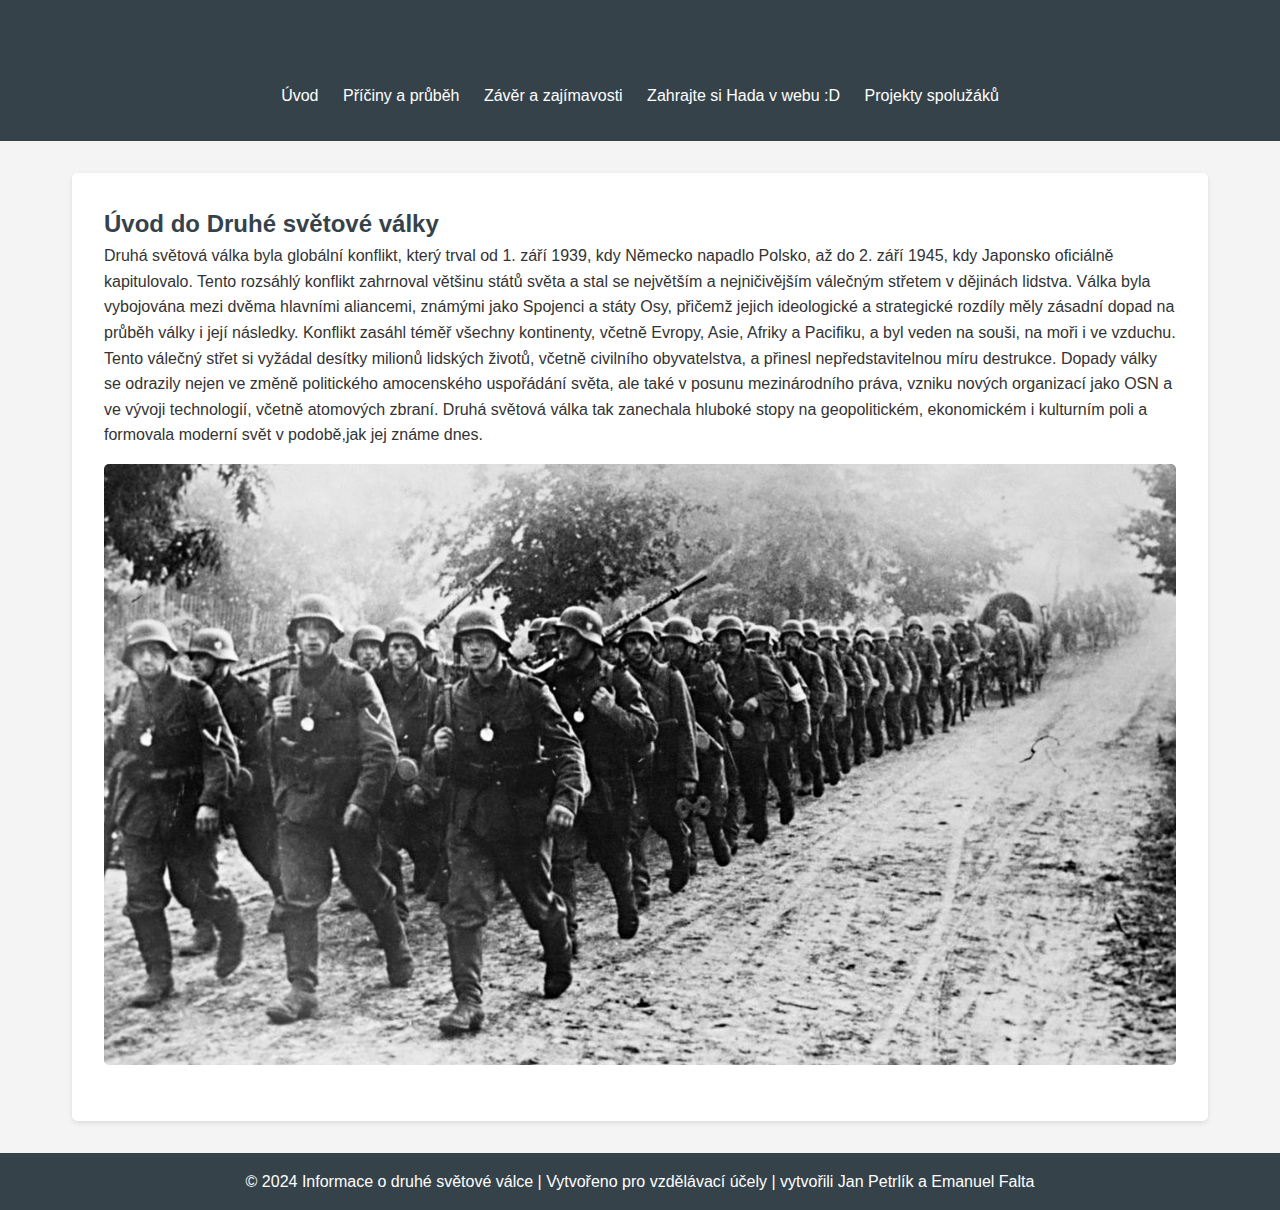
<file: index.html>
<!DOCTYPE html>
<html lang="cs">
<head>
    <meta charset="UTF-8">
    <meta name="viewport" content="width=device-width, initial-scale=1.0">
    <title>Druhá světová válka - Hlavní informace</title>
    <link rel="stylesheet" href="styles.css">
</head>
<body>
    <header>
        <h1>Druhá světová válka (1939-1945)</h1>
        <nav>
            <ul>
                <li><a href="index.html">Úvod</a></li>
                <li><a href="prubeh.html">Příčiny a průběh</a></li>
                <li><a href="zaver.html">Závěr a zajímavosti</a></li>
                <li><a href="had.html">Zahrajte si Hada v webu :D</a></li>
                <li><a href="projekty.html">Projekty spolužáků</a></li>
            </ul>
        </nav>
    </header>
    <main>
        <section id="uvod">
            <h2>Úvod do Druhé světové války</h2>
            <p>Druhá světová válka byla globální konflikt, který trval od 1. září 1939, kdy Německo napadlo Polsko, až do 2. září 1945, kdy Japonsko oficiálně kapitulovalo. Tento rozsáhlý konflikt zahrnoval většinu států světa a stal se největším a nejničivějším válečným střetem v dějinách lidstva. Válka byla vybojována mezi dvěma hlavními aliancemi, známými jako Spojenci a státy Osy, přičemž jejich ideologické a strategické rozdíly měly zásadní dopad na průběh války i její následky. Konflikt zasáhl téměř všechny kontinenty, včetně Evropy, Asie, Afriky a Pacifiku, a byl veden na souši, na moři i ve vzduchu.</p>
            <p>Tento válečný střet si vyžádal desítky milionů lidských životů, včetně civilního obyvatelstva, a přinesl nepředstavitelnou míru destrukce. Dopady války se odrazily nejen ve změně politického amocenského uspořádání světa, ale také v posunu mezinárodního práva, vzniku nových organizací jako OSN a ve vývoji technologií, včetně atomových zbraní. Druhá světová válka tak zanechala hluboké stopy na geopolitickém, ekonomickém i kulturním poli a formovala moderní svět v podobě,jak jej známe dnes.</p>
            <img src="img/nahled.jpg">
        </section>
    </main>
    <footer>
        <p>&copy; 2024 Informace o druhé světové válce | Vytvořeno pro vzdělávací účely | vytvořili Jan Petrlík a Emanuel Falta</p>
    </footer>
</body>
</html>
</file>
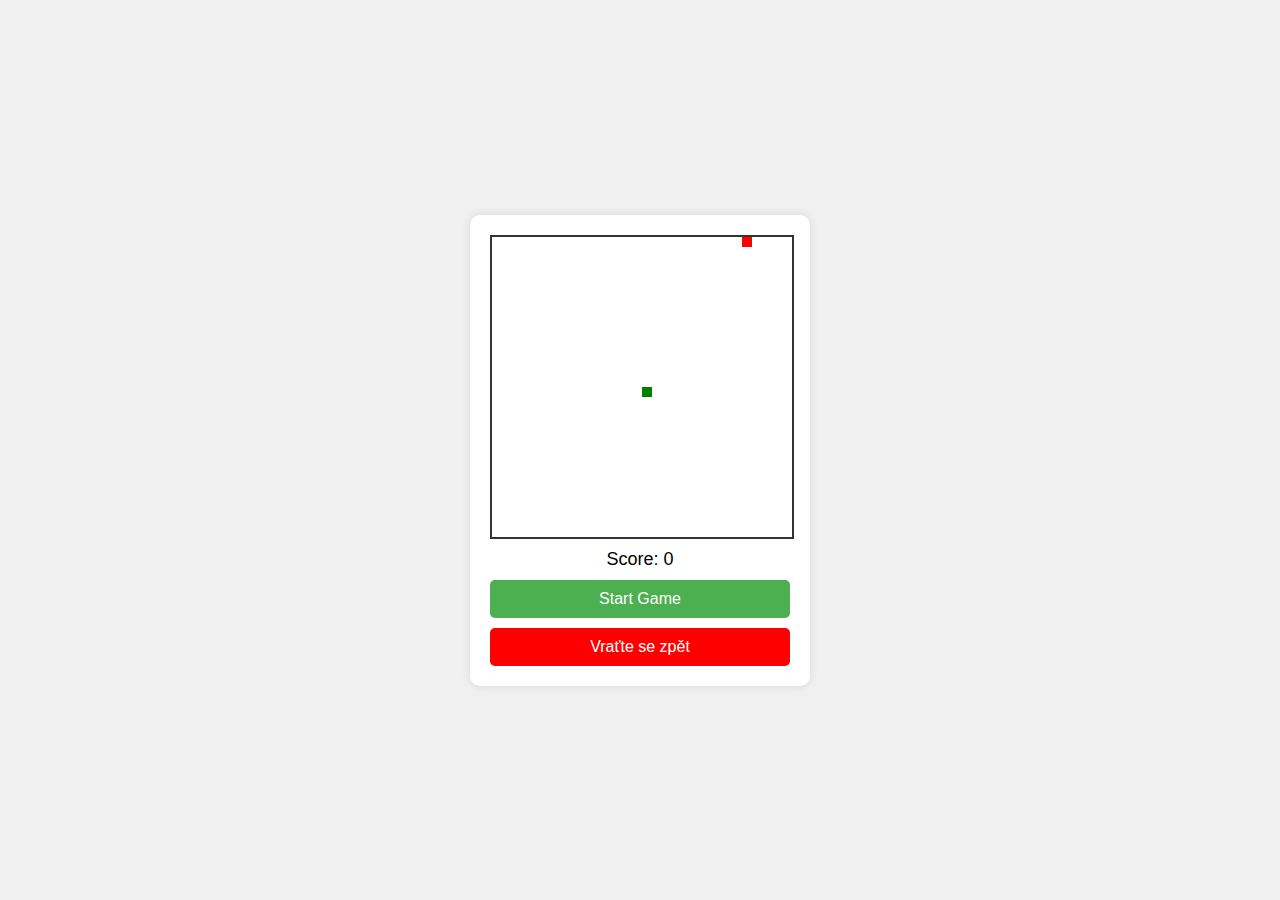
<file: had.html>
<!DOCTYPE html>
<html lang="en">
<head>
    <meta charset="UTF-8">
    <meta name="viewport" content="width=device-width, initial-scale=1.0">
    <title>Snake Game</title>
    <link rel="stylesheet" href="had.css">
</head>
<body>
    <div id="game-container">
        <div id="game-board"></div>
        <div id="score">Score: 0</div>
        <button id="start-button">Start Game</button>
        <button class="back-button">Vraťte se zpět</button>
        <div id="game-over-popup" class="popup">
            <div class="popup-content">
                <h2>Game Over!</h2>
                <p id="final-score">Your score: 0</p>
                <button id="restart-button">Play Again</button>
            </div>
        </div> 
    </div>
    <script src="had.js"></script>
</body>
</html>
</file>
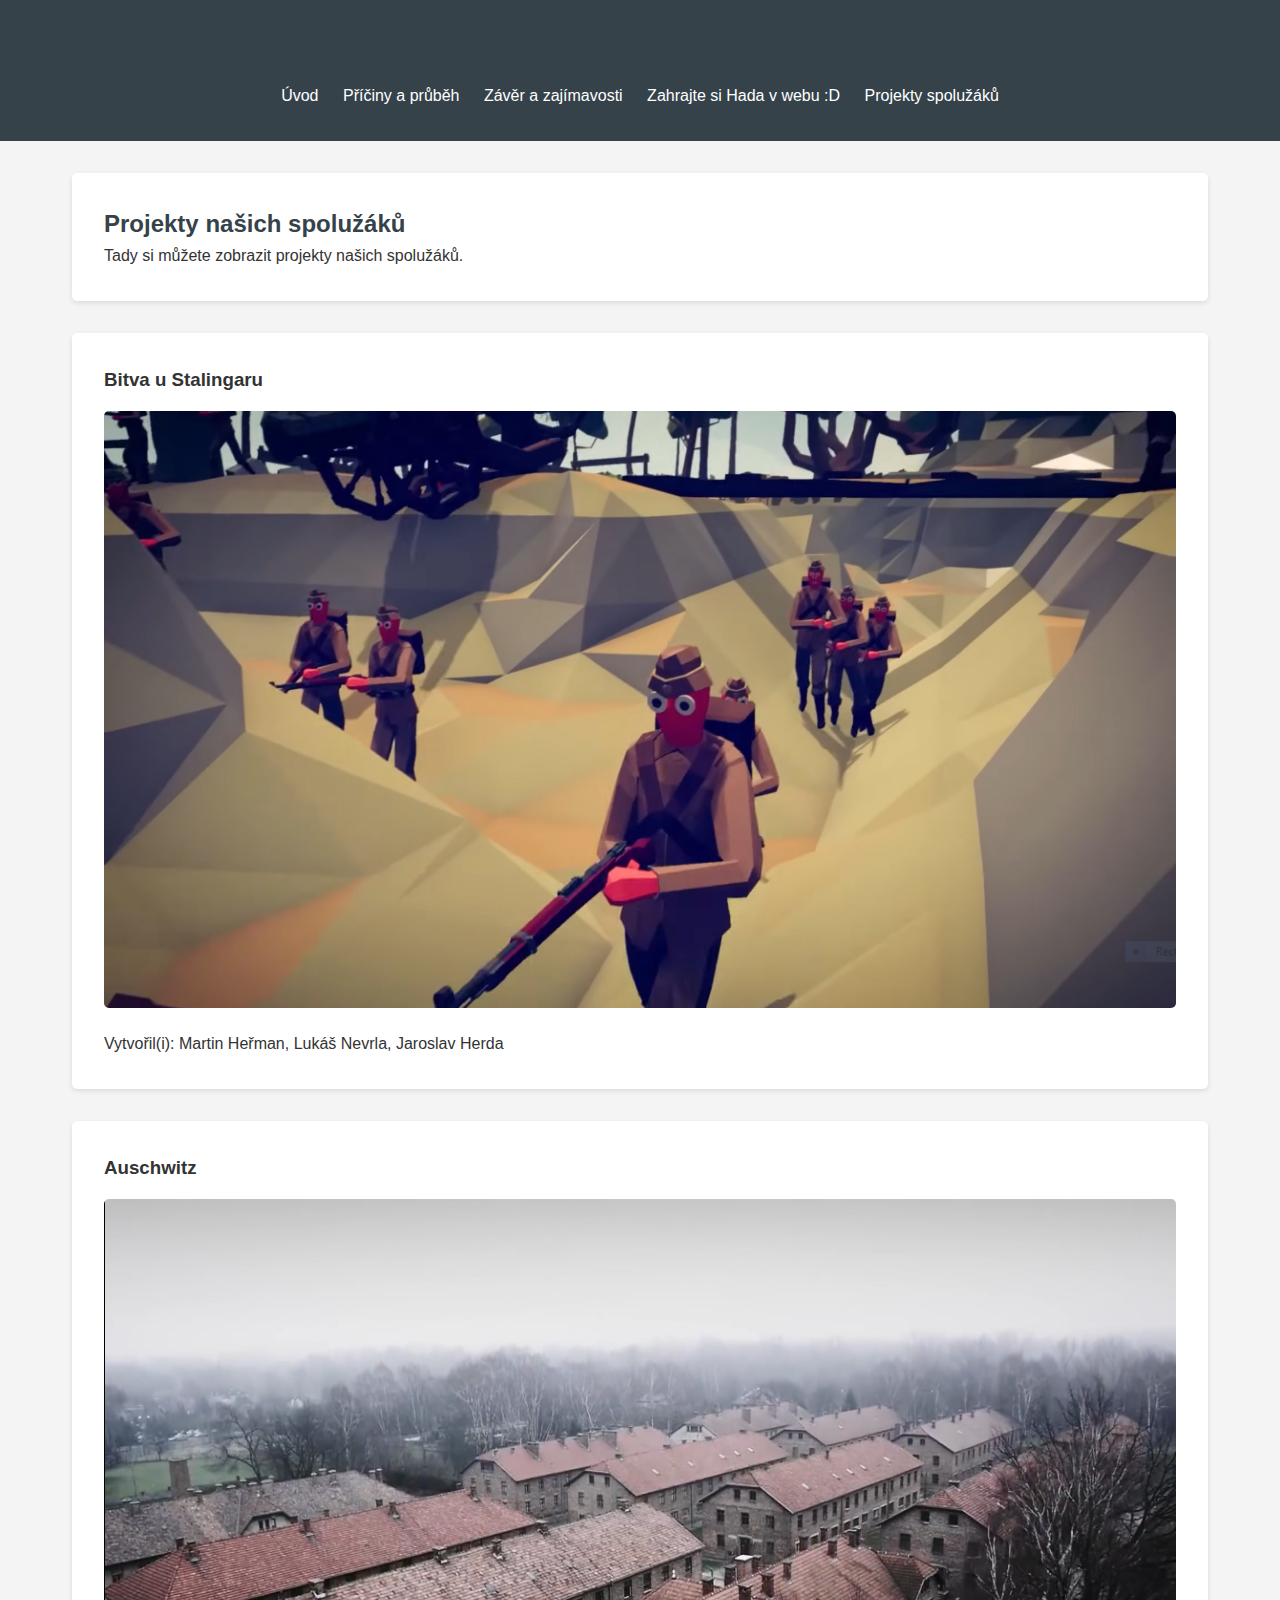
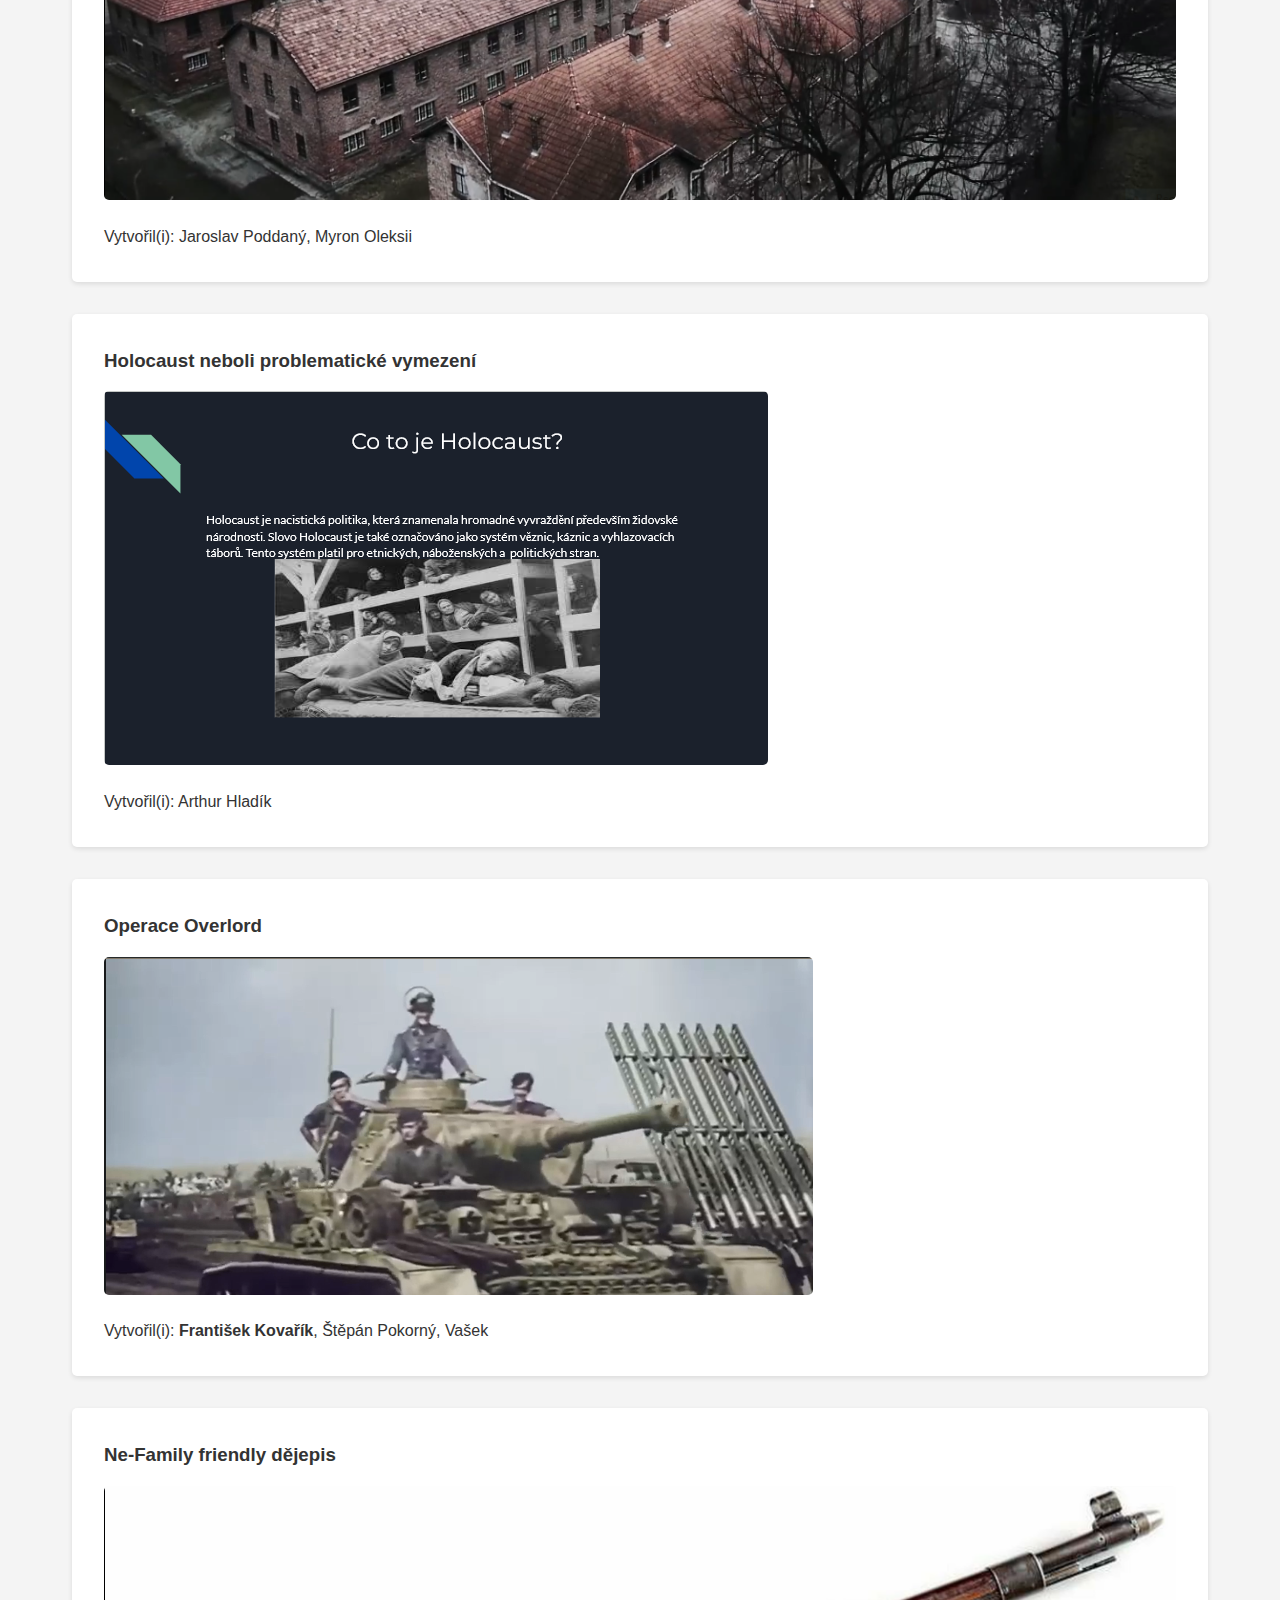
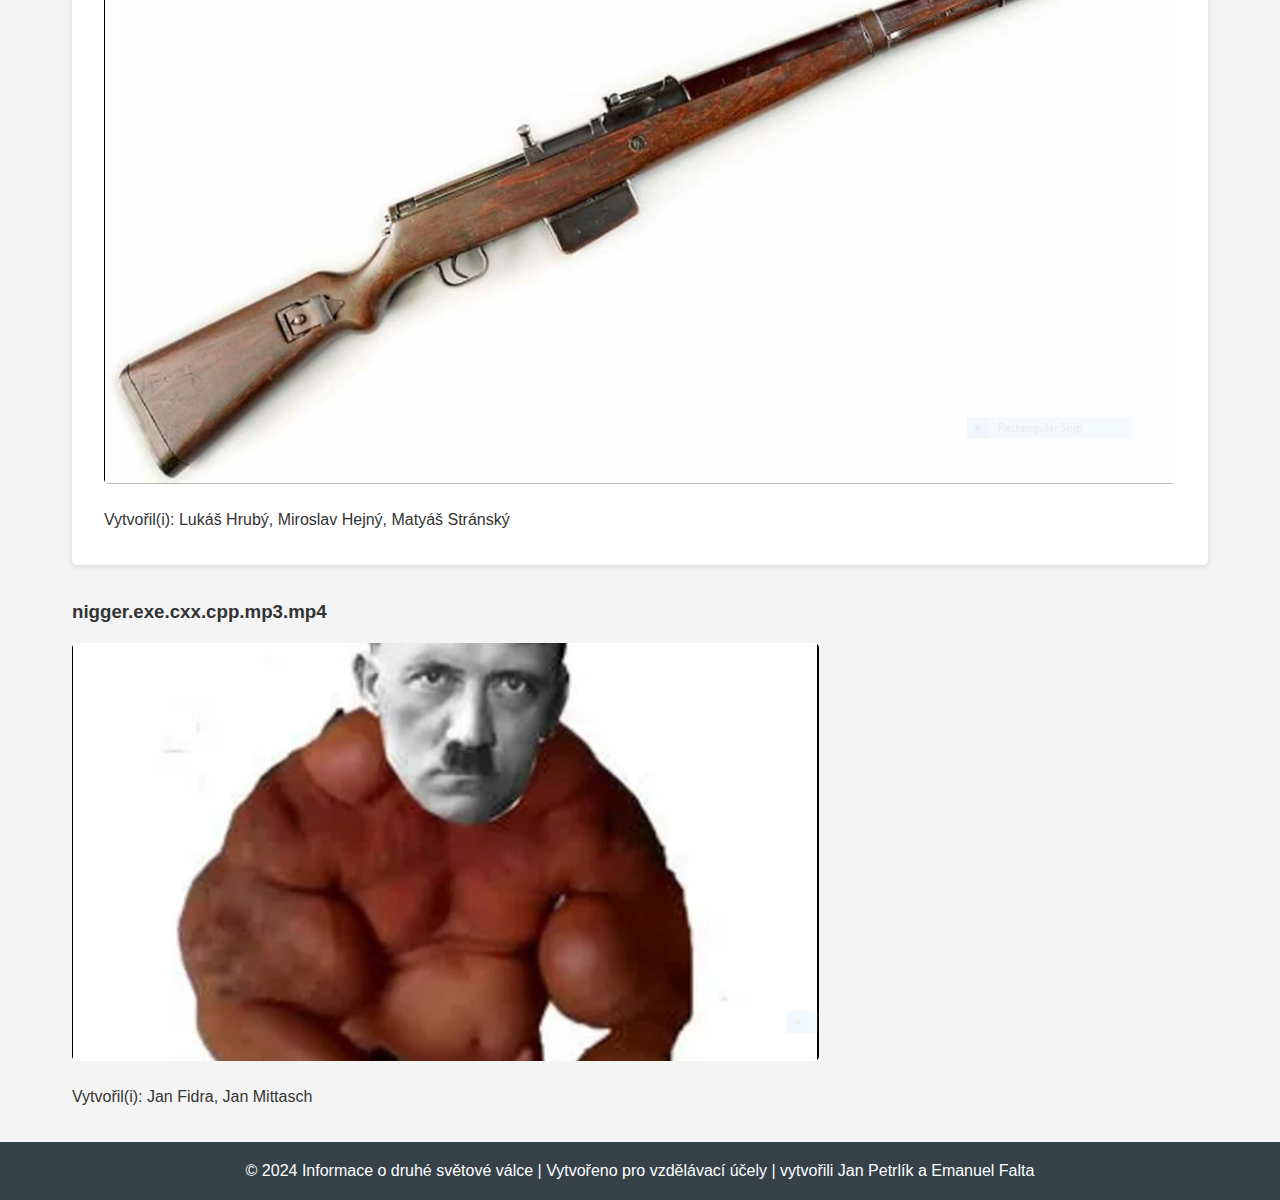
<file: projekty.html>
<!DOCTYPE html>
<html lang="cs">
<head>
    <meta charset="UTF-8">
    <meta name="viewport" content="width=device-width, initial-scale=1.0">
    <title>Druhá světová válka - Hlavní informace</title>
    <link rel="stylesheet" href="styles.css">
</head>
<body>
    <header>
        <h1>Druhá světová válka (1939-1945)</h1>
        <nav>
            <ul>
                <li><a href="index.html">Úvod</a></li>
                <li><a href="prubeh.html">Příčiny a průběh</a></li>
                <li><a href="zaver.html">Závěr a zajímavosti</a></li>
                <li><a href="had.html">Zahrajte si Hada v webu :D</a></li>
                <li><a href="projekty.html">Projekty spolužáků</a></li>
            </ul>
        </nav>
    </header>
    <main>
        <section id="uvod">
            <h2>Projekty našich spolužáků</h2>
            <p>Tady si můžete zobrazit projekty našich spolužáků.
        </section>
        <section>
            <h3>Bitva u Stalingaru</h3>
            <a href="https://drive.google.com/file/d/1CHCSMh8ecCnJO7m7HHNtWprD-flPZNqe/view?ts=6763f06e"><img src="img/projekt1.png"></a>
            <p>Vytvořil(i): Martin Heřman, Lukáš Nevrla, Jaroslav Herda<p>
        </section>
        <section>
            <h3>Auschwitz</h3>
            <a href="https://drive.google.com/file/d/1FCQTQuscVXZaiDst_acyWb_MEzGcDcUe/view?ts=6762bf49"><img src="img/projekt2.png"></a>
            <p>Vytvořil(i): Jaroslav Poddaný, Myron Oleksii<p>
        </section>
        <section>
            <h3>Holocaust neboli problematické vymezení</h3>
            <a href="https://docs.google.com/presentation/d/11ivpcM6ElXwZV30cdZcPFQtVw7DV9nG_RC-dDflTh4k/edit#slide=id.g307924a23ab_0_125"><img src="img/projekt3.png"></a>
            <p>Vytvořil(i): Arthur Hladík<p>
        </section>
        <section>
            <h3>Operace Overlord</h3>
            <a href="https://mega.nz/file/NG9V3IhA#ytChgmXYI3DRmPvPRlxoEg11zJM4fJjLw6Cth1ro3yk"><img src="img/projekt4.png"></a>
            <p>Vytvořil(i): <strong>František Kovařík</strong>, Štěpán Pokorný, Vašek<p>
        </section>
        <section>
            <h3>Ne-Family friendly dějepis</h3>
            <a href="https://drive.google.com/file/d/18rqI6XeqHiPWOY17fZhkFo5wdjahdvQH/view?usp=sharing"><img src="img/projekt5.png"></a>
            <p>Vytvořil(i): Lukáš Hrubý, Miroslav Hejný, Matyáš Stránský<p>
        </section>
        <h3>nigger.exe.cxx.cpp.mp3.mp4</h3>
        <a href="https://drive.google.com/file/d/1wbeEszcdwAYdAdUJOn4ZVNh-mP7gxTC2/view?usp=sharing"><img src="img/projekt6.png"></a>
        <p>Vytvořil(i): Jan Fidra, Jan Mittasch<p>
    </section>
    </main>
    <footer>
        <p>&copy; 2024 Informace o druhé světové válce | Vytvořeno pro vzdělávací účely | vytvořili Jan Petrlík a Emanuel Falta</p>
    </footer>
</body>
</html>
</file>
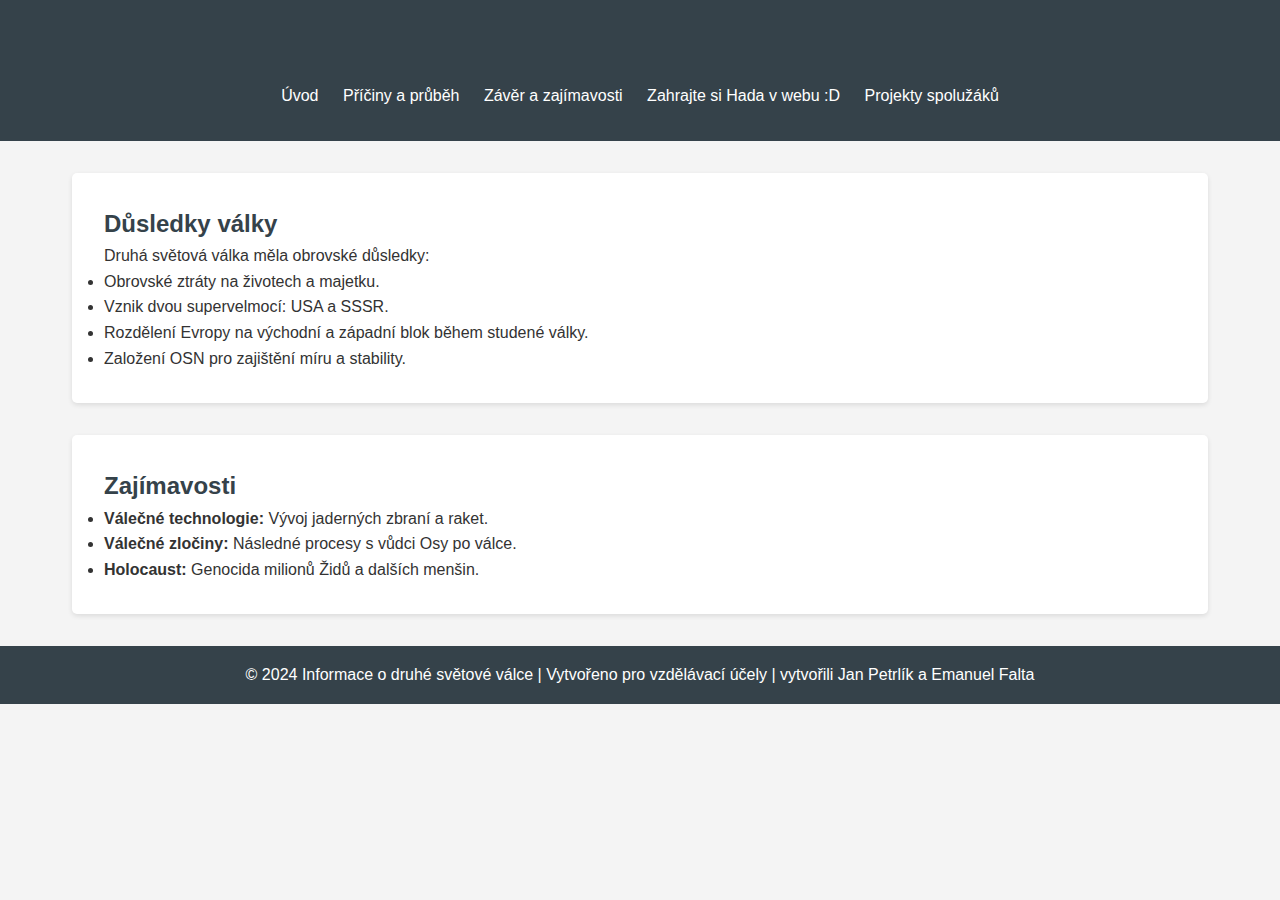
<file: zaver.html>
<!DOCTYPE html>
<html lang="cs">
<head>
    <meta charset="UTF-8">
    <meta name="viewport" content="width=device-width, initial-scale=1.0">
    <title>Druhá světová válka - Závěr a zajímavosti</title>
    <link rel="stylesheet" href="styles.css">
</head>
<body>
    <header>
        <h1>Druhá světová válka (1939-1945)</h1>
        <nav>
            <ul>
                <li><a href="index.html">Úvod</a></li>
                <li><a href="prubeh.html">Příčiny a průběh</a></li>
                <li><a href="zaver.html">Závěr a zajímavosti</a></li>
                <li><a href="had.html">Zahrajte si Hada v webu :D</a></li>
                <li><a href="projekty.html">Projekty spolužáků</a></li>
            </ul>
        </nav>
    </header>
    <main>
        <section id="dusledky">
            <h2>Důsledky války</h2>
            <p>Druhá světová válka měla obrovské důsledky:</p>
            <ul>
                <li>Obrovské ztráty na životech a majetku.</li>
                <li>Vznik dvou supervelmocí: USA a SSSR.</li>
                <li>Rozdělení Evropy na východní a západní blok během studené války.</li>
                <li>Založení OSN pro zajištění míru a stability.</li>
            </ul>
        </section>

        <section id="zajimavosti">
            <h2>Zajímavosti</h2>
            <ul>
                <li><strong>Válečné technologie:</strong> Vývoj jaderných zbraní a raket.</li>
                <li><strong>Válečné zločiny:</strong> Následné procesy s vůdci Osy po válce.</li>
                <li><strong>Holocaust:</strong> Genocida milionů Židů a dalších menšin.</li>
            </ul>
        </section>
    </main>
    <footer>
        <p>&copy; 2024 Informace o druhé světové válce | Vytvořeno pro vzdělávací účely | vytvořili Jan Petrlík a Emanuel Falta</p>
    </footer>
</body>
</html>
</file>
<file: styles.css>
* {
    box-sizing: border-box;
    margin: 0;
    padding: 0;
}

body {
    font-family: 'Arial', sans-serif;
    line-height: 1.6;
    color: #333;
    background-color: #f4f4f4;
}

header {
    background-color: #35424a;
    color: #ffffff;
    padding: 1rem;
    text-align: center;
}

nav ul {
    list-style-type: none;
    padding: 1rem 0;
}

nav ul li {
    display: inline;
    margin: 0 10px;
}

nav ul li a {
    color: #ffffff;
    text-decoration: none;
    transition: color 0.3s ease;
}

nav ul li a:hover {
    color: #e8491d;
}

main {
    max-width: 1200px;
    margin: 2rem auto;
    padding: 0 2rem;
}

section {
    background-color: #ffffff;
    margin-bottom: 2rem;
    padding: 2rem;
    border-radius: 5px;
    box-shadow: 0 2px 5px rgba(0, 0, 0, 0.1);
}

h1, h2 {
    color: #35424a;
}

img {
    max-width: 100%;
    height: auto;
    border-radius: 5px;
    margin: 1rem 0;
}

.timeline {
    position: relative;
    max-width: 800px;
    margin: 2rem auto;
}

.event {
    padding: 1rem;
    background-color: #f9f9f9;
    border-radius: 5px;
    margin-bottom: 1rem;
    transition: transform 0.3s ease;
}

.event:hover {
    transform: scale(1.05);
}

footer {
    text-align: center;
    padding: 1rem;
    background-color: #35424a;
    color: #ffffff;
}

.fade-in {
    opacity: 0;
    transition: opacity 1s ease-in-out;
}

@keyframes slideIn {
    from {
        transform: translateY(50px);
        opacity: 0;
    }
    to {
        transform: translateY(0);
        opacity: 1;
    }
}
</file>
<file: had.css>
body {
    display: flex;
    justify-content: center;
    align-items: center;
    height: 100vh;
    margin: 0;
    background-color: #f0f0f0;
    font-family: Arial, sans-serif;
}

#game-container {
    width: 300px;
    padding: 20px;
    background-color: white;
    box-shadow: 0 0 10px rgba(0,0,0,0.1);
    border-radius: 10px;
    position: relative;
}

#game-board {
    width: 300px;
    height: 300px;
    border: 2px solid #333;
    position: relative;
}

.snake, .food {
    position: absolute;
    width: 10px;
    height: 10px;
}

.snake {
    background-color: green;
}

.food {
    background-color: red;
}

#score {
    margin-top: 10px;
    text-align: center;
    font-size: 18px;
}

#start-button, #restart-button {
    display: block;
    width: 100%;
    padding: 10px;
    margin-top: 10px;
    background-color: #4CAF50;
    color: white;
    border: none;
    border-radius: 5px;
    font-size: 16px;
    cursor: pointer;
    transition: background-color 0.3s;
}

#start-button:hover, #restart-button:hover {
    background-color: #45a049;
}

.back-button {
    display: block;
    width: 100%;
    padding: 10px;
    margin-top: 10px;
    background-color: #ff0000;
    color: white;
    border: none;
    border-radius: 5px;
    font-size: 16px;
    cursor: pointer;
    transition: background-color 0.3s;
}

#back-button:hover {
    background-color: #ff0000;
}

.popup {
    display: none;
    position: absolute;
    top: 0;
    left: 0;
    width: 100%;
    height: 100%;
    background-color: rgba(0, 0, 0, 0.7);
    justify-content: center;
    align-items: center;
}

.popup-content {
    background-color: white;
    padding: 20px;
    border-radius: 10px;
    text-align: center;
    box-shadow: 0 0 20px rgba(0, 0, 0, 0.3);
}

.popup h2 {
    margin-top: 0;
    color: #333;
}

#final-score {
    font-size: 18px;
    margin-bottom: 20px;
    color: #4CAF50;
}
</file>
